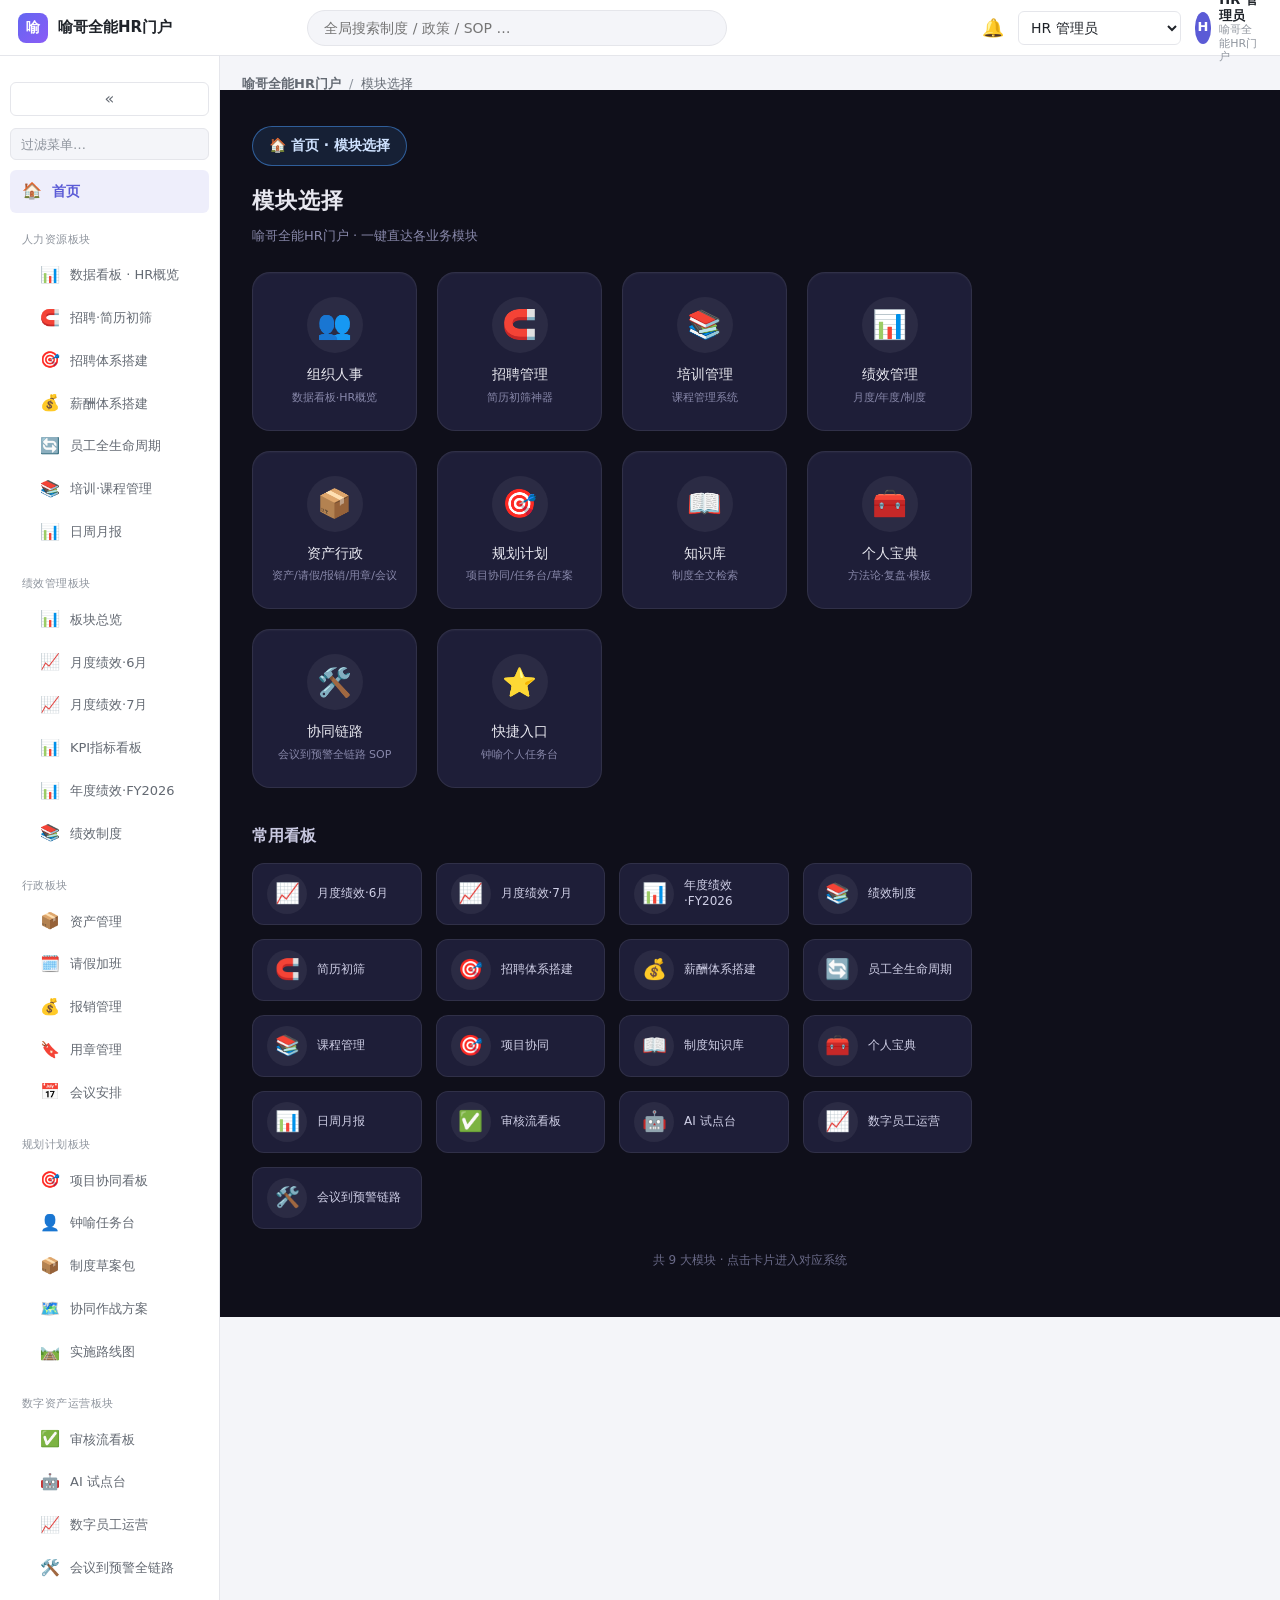
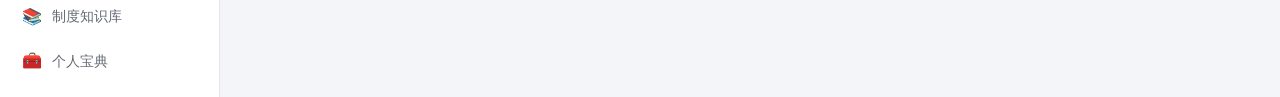
<file: index.html>
<!DOCTYPE html>
<html lang="zh-CN">
<head>
  <meta charset="utf-8" />
  <meta name="viewport" content="width=device-width, initial-scale=1, viewport-fit=cover" />
  <title>喻哥全能HR门户</title>
  <link rel="stylesheet" href="css/styles.css" />
</head>
<body>
  <div class="app-layout">
    <!-- 顶栏 -->
    <header class="topbar">
      <button class="menu-toggle" id="menu-toggle" aria-label="菜单">☰</button>
      <a class="brand" href="#/" title="返回模块选择首页">
        <span class="brand__logo">喻</span>
        <span class="brand__name">喻哥全能HR门户</span>
      </a>
      <div class="topbar__search">
        <input id="global-search" placeholder="全局搜索制度 / 政策 / SOP …" />
      </div>
      <div class="topbar__right">
        <span class="topbar__bell" title="消息">🔔</span>
        <select id="role-select" class="role-select" title="角色切换">
          <option value="HR">HR 管理员</option>
          <option value="负责人">部门负责人</option>
          <option value="员工">普通员工</option>
        </select>
        <div id="user-badge" class="user-badge"></div>
      </div>
    </header>

    <div class="app-body">
      <!-- 侧边栏 -->
      <aside class="sidebar" id="sidebar">
        <nav class="sidebar__nav" id="sidebar-nav"></nav>
      </aside>
      <div class="sidebar-mask" id="sidebar-mask"></div>

      <!-- 主内容 -->
      <main class="main">
        <div class="breadcrumb" id="breadcrumb"></div>
        <div class="view" id="view"></div>
      </main>
    </div>
  </div>

  <!-- 首屏核心三件套（其余模块脚本由 app.js 按路由懒加载，缩小首屏体积） -->
  <script defer src="js/utils.js"></script>
  <script defer src="js/module_selector.js"></script>
  <script defer src="js/app.js"></script>
</body>
</html>
</file>
<file: css/styles.css>
/* =========================================================================
 * styles.css — 喻哥全能HR门户（科技蓝紫 · 浅色主题）
 * 设计令牌见 system-design.md §9
 * ========================================================================= */
:root {
  --primary: #5B5BD6;
  --primary-grad: linear-gradient(135deg, #6366F1, #8B5CF6);
  --info: #2D8CF0;
  --success: #18A058;
  --warning: #F0A020;
  --error: #E5484D;
  --bg: #F4F5F9;
  --surface: #FFFFFF;
  --text-1: #1F2329;
  --text-2: #646A73;
  --text-3: #8F959E;
  --border: #E5E6EB;
  --radius: 8px;
  --radius-sm: 6px;
  --radius-tag: 4px;
  --shadow: 0 1px 4px rgba(0, 0, 0, 0.06);
  --shadow-md: 0 4px 16px rgba(31, 35, 41, 0.10);
  --sidebar-w: 220px;
  --topbar-h: 56px;
  --font: "PingFang SC", "Microsoft YaHei", "Inter", system-ui, -apple-system, "Segoe UI", Roboto, sans-serif;
}

* { box-sizing: border-box; }
html, body { margin: 0; padding: 0; }
body {
  font-family: var(--font);
  background: var(--bg);
  color: var(--text-1);
  font-size: 14px;
  line-height: 1.55;
  -webkit-font-smoothing: antialiased;
}
a { color: inherit; text-decoration: none; }
h1, h2, h3, h4 { margin: 0; font-weight: 700; }
button, input, select, textarea { font-family: inherit; font-size: 14px; }

/* ---------- 布局骨架 ---------- */
.app-layout { min-height: 100vh; display: flex; flex-direction: column; }
.app-body { display: flex; flex: 1; min-height: 0; }

/* ---------- 顶栏 ---------- */
.topbar {
  height: var(--topbar-h);
  background: var(--surface);
  border-bottom: 1px solid var(--border);
  display: flex; align-items: center; gap: 16px;
  padding: 0 18px; position: sticky; top: 0; z-index: 50;
}
.menu-toggle { display: none; background: none; border: 0; font-size: 22px; cursor: pointer; color: var(--text-2); }
.brand { display: flex; align-items: center; gap: 10px; font-weight: 700; text-decoration: none; color: inherit; cursor: pointer; transition: opacity .2s ease; }
.brand:hover { opacity: 0.82; }
.brand__logo {
  width: 30px; height: 30px; border-radius: 8px; background: var(--primary-grad);
  color: #fff; display: grid; place-items: center; font-weight: 800;
}
.brand__name { font-size: 15px; white-space: nowrap; }
.topbar__search { flex: 1; max-width: 420px; margin: 0 auto; }
.topbar__search input {
  width: 100%; height: 36px; border: 1px solid var(--border); border-radius: 18px;
  padding: 0 16px; background: var(--bg); color: var(--text-1); outline: none;
}
.topbar__search input:focus { border-color: var(--primary); background: #fff; }
.topbar__right { display: flex; align-items: center; gap: 14px; margin-left: auto; }
.topbar__bell { font-size: 18px; cursor: pointer; }
.role-select {
  height: 34px; border: 1px solid var(--border); border-radius: var(--radius-sm);
  padding: 0 8px; background: #fff; color: var(--text-1); cursor: pointer; outline: none;
}
.user-badge { display: flex; align-items: center; gap: 8px; }
.avatar {
  width: 32px; height: 32px; border-radius: 50%; background: var(--primary);
  color: #fff; display: grid; place-items: center; font-weight: 700; font-size: 13px;
}
.user-meta { display: flex; flex-direction: column; line-height: 1.2; }
.user-meta b { font-size: 13px; }
.user-meta small { color: var(--text-3); font-size: 11px; }

/* ---------- 侧边栏 ---------- */
.sidebar {
  width: var(--sidebar-w); flex-shrink: 0;
  background: var(--surface); border-right: 1px solid var(--border);
  padding: 14px 10px; overflow-y: auto;
}
.sidebar__nav { display: flex; flex-direction: column; gap: 2px; }
.nav-group { margin: 10px 0 4px; }
.nav-group__title { font-size: 11px; color: var(--text-3); padding: 6px 12px; letter-spacing: .04em; }
.nav-item {
  display: flex; align-items: center; gap: 10px; padding: 9px 12px; border-radius: var(--radius-sm);
  color: var(--text-2); cursor: pointer; font-weight: 500; transition: .15s;
}
.nav-item.sub { padding-left: 30px; font-size: 13px; }
.nav-item:hover { background: var(--bg); color: var(--text-1); }
.nav-item.active { background: rgba(91, 91, 214, 0.10); color: var(--primary); font-weight: 700; }
.nav-ico { font-size: 16px; }
.sidebar-mask { display: none; position: fixed; }

/* ---------- 主内容 ---------- */
.main { flex: 1; min-width: 0; padding: 18px 22px 40px; overflow-x: hidden; }
.breadcrumb { font-size: 13px; color: var(--text-2); margin-bottom: 14px; }
.crumb-root { font-weight: 600; color: var(--text-1); }
a.crumb-root { text-decoration: none; color: inherit; cursor: pointer; }
a.crumb-root:hover { color: var(--primary); }
.crumb-sep { margin: 0 8px; color: var(--text-3); }
.view { min-height: 200px; }

/* ---------- 通用控件 ---------- */
.btn {
  height: 34px; padding: 0 16px; border: 1px solid var(--border); border-radius: var(--radius-sm);
  background: #fff; color: var(--text-1); cursor: pointer; font-weight: 500; transition: .15s;
}
.btn:hover { border-color: var(--primary); color: var(--primary); }
.btn--primary { background: var(--primary); border-color: var(--primary); color: #fff; }
.btn--primary:hover { background: #4a4ac4; color: #fff; }
.btn--ghost { background: #fff; }
select, input[type="text"], input[type="date"], input[type="number"], textarea {
  height: 34px; border: 1px solid var(--border); border-radius: var(--radius-sm);
  padding: 0 10px; background: #fff; color: var(--text-1); outline: none; width: 100%;
}
textarea { height: auto; padding: 8px 10px; resize: vertical; }
select:focus, input:focus, textarea:focus { border-color: var(--primary); }

/* ---------- 筛选条 ---------- */
.filter-bar {
  display: flex; align-items: flex-end; gap: 14px; flex-wrap: wrap;
  background: var(--surface); border: 1px solid var(--border); border-radius: var(--radius);
  padding: 14px 16px; margin-bottom: 16px; box-shadow: var(--shadow);
}
.filter-item { display: flex; flex-direction: column; gap: 4px; }
.filter-item label { font-size: 12px; color: var(--text-2); }
.filter-item.grow { flex: 1; min-width: 180px; }
.filter-tip { font-size: 12px; color: var(--text-3); margin-left: auto; align-self: center; }

/* ---------- KPI 卡片 ---------- */
.kpi-row { display: grid; grid-template-columns: repeat(6, 1fr); gap: 14px; margin-bottom: 20px; }
.kpi-card {
  background: var(--surface); border: 1px solid var(--border); border-radius: var(--radius);
  padding: 14px 16px; box-shadow: var(--shadow);
}
.kpi__label { font-size: 12px; color: var(--text-2); margin-bottom: 8px; }
.kpi__value { font-size: 24px; font-weight: 800; color: var(--text-1); line-height: 1.1; }
.kpi__unit { font-size: 13px; font-weight: 600; color: var(--text-3); margin-left: 3px; }
.kpi__trend { display: inline-block; margin-top: 6px; font-size: 12px; font-weight: 600; }
.kpi__trend.up { color: var(--success); }
.kpi__trend.down { color: var(--error); }
.kpi__trend.flat { color: var(--text-3); }

/* ---------- 区块 / 面板 / 图表 ---------- */
.section { margin-bottom: 22px; }
.section__title { font-size: 16px; margin-bottom: 12px; padding-left: 10px; border-left: 4px solid var(--primary); }
.grid { display: grid; gap: 16px; }
.grid-3 { grid-template-columns: repeat(3, 1fr); }
.panel { background: var(--surface); border: 1px solid var(--border); border-radius: var(--radius); padding: 14px 16px; box-shadow: var(--shadow); }
.panel__title { font-size: 14px; font-weight: 700; margin-bottom: 10px; }
.chart { width: 100%; height: 300px; }

/* ---------- 页面头 / 演示提示 ---------- */
.page-head { display: flex; align-items: flex-start; justify-content: space-between; margin-bottom: 14px; gap: 12px; flex-wrap: wrap; }
.page-title { font-size: 20px; }
.demo-note { font-size: 12px; color: var(--text-3); margin-top: 4px; }
.demo-note::before { content: "🅘 "; }

/* ---------- Tabs ---------- */
.tabs, .tabs.sub { display: flex; gap: 4px; margin-bottom: 14px; border-bottom: 1px solid var(--border); }
.tab {
  background: none; border: 0; padding: 9px 16px; cursor: pointer; color: var(--text-2);
  font-weight: 600; border-bottom: 2px solid transparent; font-size: 14px;
}
.tab:hover { color: var(--primary); }
.tab.active { color: var(--primary); border-bottom-color: var(--primary); }
.tabs.sub { margin-top: 0; }

/* ---------- 表格 ---------- */
.table-wrap { overflow-x: auto; background: var(--surface); border: 1px solid var(--border); border-radius: var(--radius); box-shadow: var(--shadow); }
.table { width: 100%; border-collapse: collapse; font-size: 13px; min-width: 640px; }
.table th, .table td { padding: 11px 14px; text-align: left; border-bottom: 1px solid var(--border); white-space: nowrap; }
.table th { background: #FAFBFC; color: var(--text-2); font-weight: 600; font-size: 12px; }
.table tbody tr:hover { background: #FAFBFC; }
.empty-cell { text-align: center; color: var(--text-3); padding: 30px 0 !important; }
.ops { display: flex; gap: 10px; }
.link { background: none; border: 0; color: var(--primary); cursor: pointer; padding: 0; font-size: 13px; }
.link:hover { text-decoration: underline; }
.link--success { color: var(--success); }
.link--danger { color: var(--error); }
.muted { color: var(--text-3); }

/* ---------- 标签 ---------- */
.tag { display: inline-block; padding: 2px 9px; border-radius: var(--radius-tag); font-size: 12px; font-weight: 600; }
.tag--success { background: #E8F6EE; color: var(--success); }
.tag--warn { background: #FDF3E3; color: var(--warning); }
.tag--danger { background: #FCEBEC; color: var(--error); }
.tag--info { background: #E8F1FD; color: var(--info); }
.tag--muted { background: #F0F1F3; color: var(--text-3); }
.tag--primary { background: rgba(91,91,214,.12); color: var(--primary); }
.tag-row { display: flex; flex-wrap: wrap; gap: 5px; }

/* ---------- 表单 / 卡片表单 ---------- */
.form-card { max-width: 560px; background: var(--surface); border: 1px solid var(--border); border-radius: var(--radius); padding: 18px 20px; box-shadow: var(--shadow); margin-bottom: 16px; }
.form-card h4 { font-size: 15px; margin-bottom: 14px; }
.inline-form { display: flex; flex-direction: column; gap: 14px; }
.form-row { display: flex; flex-direction: column; gap: 5px; }
.form-row label { font-size: 13px; color: var(--text-2); font-weight: 500; }
.req { color: var(--error); }
.form-hint { font-size: 12px; color: var(--text-3); }
.form-err { font-size: 12px; color: var(--error); min-height: 14px; }
.toolbar-right { display: flex; justify-content: flex-end; margin-bottom: 12px; }

/* ---------- 弹窗 ---------- */
.modal-overlay {
  position: fixed; inset: 0; background: rgba(31,35,41,.45); display: grid; place-items: center;
  z-index: 9000; padding: 18px;
}
.modal-panel { background: #fff; border-radius: 10px; width: 440px; max-width: 100%; max-height: 90vh; overflow: auto; box-shadow: var(--shadow-md); }
.modal-panel--wide { width: 760px; }
.modal-head { display: flex; justify-content: space-between; align-items: center; padding: 14px 18px; border-bottom: 1px solid var(--border); font-weight: 700; }
.modal-close { background: none; border: 0; font-size: 22px; cursor: pointer; color: var(--text-3); line-height: 1; }
.modal-body { padding: 16px 18px; }
.modal-body .form-row { margin-bottom: 14px; }
.modal-foot { display: flex; justify-content: flex-end; gap: 10px; padding: 12px 18px; border-top: 1px solid var(--border); }

/* ---------- 知识库：门户 ---------- */
.wiki-hero { background: var(--primary-grad); border-radius: 12px; padding: 30px 28px; color: #fff; margin-bottom: 22px; }
.wiki-hero__title { font-size: 24px; font-weight: 800; margin-bottom: 16px; }
.wiki-search { display: flex; gap: 10px; max-width: 560px; }
.wiki-search input { height: 42px; border-radius: 21px; border: 0; padding: 0 18px; }
.wiki-search .btn { height: 42px; border-radius: 21px; }
.wiki-search.small input { height: 36px; border: 1px solid var(--border); border-radius: var(--radius-sm); background: #fff; }
.wiki-search.small .btn { height: 36px; }
.cat-grid { display: grid; grid-template-columns: repeat(4, 1fr); gap: 16px; }
.cat-card { background: var(--surface); border: 1px solid var(--border); border-radius: var(--radius); padding: 20px 18px; box-shadow: var(--shadow); transition: .15s; }
.cat-card:hover { transform: translateY(-3px); box-shadow: var(--shadow-md); border-color: var(--primary); }
.cat-card__name { font-size: 16px; font-weight: 700; margin-bottom: 6px; }
.cat-card__count { font-size: 13px; color: var(--text-3); }
.wiki-cols { display: grid; grid-template-columns: 1fr 1fr; gap: 20px; }
.kb-list { display: flex; flex-direction: column; gap: 12px; }
.kb-card { background: var(--surface); border: 1px solid var(--border); border-radius: var(--radius); padding: 14px 16px; box-shadow: var(--shadow); transition: .15s; }
.kb-card:hover { border-color: var(--primary); transform: translateY(-2px); }
.kb-card__cat { font-size: 12px; color: var(--primary); font-weight: 600; margin-bottom: 4px; }
.kb-card__title { font-size: 15px; font-weight: 700; margin-bottom: 6px; }
.kb-card__summary { font-size: 13px; color: var(--text-2); margin-bottom: 10px; }
.kb-card__meta { display: flex; justify-content: space-between; align-items: center; font-size: 12px; color: var(--text-3); gap: 8px; flex-wrap: wrap; }

/* ---------- 知识库：列表 ---------- */
.wiki-list-head { display: flex; align-items: center; justify-content: space-between; gap: 16px; margin-bottom: 16px; flex-wrap: wrap; }
.wiki-list-layout { display: flex; gap: 20px; align-items: flex-start; }
.wiki-cats { width: 180px; flex-shrink: 0; display: flex; flex-direction: column; gap: 2px; background: var(--surface); border: 1px solid var(--border); border-radius: var(--radius); padding: 10px; box-shadow: var(--shadow); }
.cat-link { padding: 8px 12px; border-radius: var(--radius-sm); cursor: pointer; color: var(--text-2); font-weight: 500; }
.cat-link:hover { background: var(--bg); color: var(--text-1); }
.cat-link.active { background: rgba(91,91,214,.10); color: var(--primary); font-weight: 700; }
.wiki-results { flex: 1; min-width: 0; }
.empty-box { padding: 50px; text-align: center; color: var(--text-3); background: var(--surface); border: 1px dashed var(--border); border-radius: var(--radius); }

/* ---------- 知识库：文章详情 ---------- */
.article-layout { display: flex; gap: 22px; align-items: flex-start; }
.article-main { flex: 1; min-width: 0; background: var(--surface); border: 1px solid var(--border); border-radius: var(--radius); padding: 22px 26px; box-shadow: var(--shadow); }
.article-head { margin-bottom: 16px; }
.article-title { font-size: 24px; margin: 10px 0; }
.article-meta { font-size: 12px; color: var(--text-3); margin-bottom: 8px; }
.article-summary { background: var(--bg); border-radius: var(--radius-sm); padding: 10px 12px; color: var(--text-2); font-size: 13px; }
.article-body { font-size: 14px; line-height: 1.75; color: var(--text-1); }
.article-body h1 { font-size: 22px; margin: 22px 0 12px; }
.article-body h2 { font-size: 18px; margin: 22px 0 10px; padding-bottom: 6px; border-bottom: 1px solid var(--border); }
.article-body h3 { font-size: 15px; margin: 16px 0 8px; }
.article-body p { margin: 10px 0; }
.article-body ul, .article-body ol { padding-left: 22px; margin: 10px 0; }
.article-body li { margin: 4px 0; }
.article-body table { border-collapse: collapse; width: 100%; margin: 14px 0; font-size: 13px; }
.article-body th, .article-body td { border: 1px solid var(--border); padding: 8px 10px; text-align: left; }
.article-body th { background: #FAFBFC; }
.article-body blockquote { margin: 12px 0; padding: 8px 14px; border-left: 3px solid var(--primary); background: var(--bg); color: var(--text-2); }
.article-side { width: 240px; flex-shrink: 0; position: sticky; top: 74px; }
.toc { background: var(--surface); border: 1px solid var(--border); border-radius: var(--radius); padding: 14px 16px; box-shadow: var(--shadow); margin-bottom: 16px; }
.toc__title { font-weight: 700; font-size: 13px; margin-bottom: 10px; }
.toc__item { display: block; padding: 5px 0; color: var(--text-2); font-size: 13px; cursor: pointer; }
.toc__item:hover { color: var(--primary); }
.toc__item.lvl3 { padding-left: 14px; font-size: 12px; }
.toc__item.active { color: var(--primary); font-weight: 700; }
.related { background: var(--surface); border: 1px solid var(--border); border-radius: var(--radius); padding: 14px 16px; box-shadow: var(--shadow); }
.related__title { font-weight: 700; font-size: 13px; margin-bottom: 10px; }
.related__item { display: block; padding: 7px 0; color: var(--text-2); font-size: 13px; cursor: pointer; border-bottom: 1px dashed var(--border); }
.related__item:last-child { border-bottom: 0; }
.related__item:hover { color: var(--primary); }

/* ---------- 会议安排 ---------- */
.meeting-layout { display: flex; gap: 20px; align-items: flex-start; }
.meeting-left { width: 280px; flex-shrink: 0; }
.meeting-right { flex: 1; min-width: 0; }
.room-list { display: flex; flex-direction: column; gap: 12px; }
.room-card { background: var(--surface); border: 1px solid var(--border); border-radius: var(--radius); padding: 14px 16px; box-shadow: var(--shadow); }
.room-card__name { font-weight: 700; font-size: 15px; }
.room-card__cap { font-size: 12px; color: var(--text-3); margin: 4px 0 8px; }
.week-cal { display: grid; grid-template-columns: repeat(7, 1fr); gap: 8px; }
.week-day { background: var(--surface); border: 1px solid var(--border); border-radius: var(--radius); padding: 8px; min-height: 150px; }
.week-day__head { font-size: 12px; font-weight: 700; text-align: center; margin-bottom: 8px; }
.week-day__head span { color: var(--text-3); font-weight: 500; }
.week-day__body { display: flex; flex-direction: column; gap: 6px; }
.meet-chip { background: rgba(91,91,214,.08); border-left: 3px solid var(--primary); border-radius: 4px; padding: 5px 7px; font-size: 12px; }
.meet-chip b { display: block; font-size: 12px; }
.meet-chip span { color: var(--text-3); font-size: 11px; }

/* ---------- 响应式 ---------- */
@media (max-width: 1199px) {
  .kpi-row { grid-template-columns: repeat(3, 1fr); }
  .grid-3 { grid-template-columns: repeat(2, 1fr); }
  .cat-grid { grid-template-columns: repeat(2, 1fr); }
}
@media (max-width: 767px) {
  .menu-toggle { display: block; }
  .brand__name { display: none; }
  .topbar__search { display: none; }
  .user-meta { display: none; }
  .kpi-row { grid-template-columns: repeat(2, 1fr); }
  .grid-3 { grid-template-columns: 1fr; }
  .cat-grid { grid-template-columns: 1fr; }
  .wiki-cols { grid-template-columns: 1fr; }
  .wiki-list-layout { flex-direction: column; }
  .wiki-cats { width: 100%; flex-direction: row; flex-wrap: wrap; }
  .article-layout { flex-direction: column; }
  .article-side { width: 100%; position: static; }
  .meeting-layout { flex-direction: column; }
  .meeting-left { width: 100%; }
  .week-cal { grid-template-columns: repeat(2, 1fr); }
  .main { padding: 14px 12px 32px; }
  /* 侧栏抽屉化 */
  .sidebar {
    position: fixed; top: var(--topbar-h); bottom: 0; left: 0; z-index: 80;
    transform: translateX(-100%); transition: transform .2s; box-shadow: var(--shadow-md);
  }
  body.sidebar-open .sidebar { transform: translateX(0); }
  .sidebar-mask {
    display: none; position: fixed; inset: var(--topbar-h) 0 0 0; background: rgba(0,0,0,.3); z-index: 70;
  }
  body.sidebar-open .sidebar-mask { display: block; }
}

/* ---------- 侧栏增强：过滤框 + 折叠按钮 ---------- */
.nav-item.hidden, .nav-group.hidden { display: none; }
.sidebar-filter { width:100%; height:32px; margin-bottom:10px; border:1px solid var(--border); border-radius:var(--radius-sm); padding:0 10px; background:var(--bg); color:var(--text-1); font-size:13px; outline:none; box-sizing:border-box; }
.sidebar-filter:focus { border-color: var(--primary); background:#fff; }
.sidebar-filter::placeholder { color: var(--text-3); }
.sidebar-collapse { width:100%; height:34px; margin:12px 0; border:1px solid var(--border); border-radius:var(--radius-sm); background:var(--surface); color:var(--text-2); cursor:pointer; font-size:16px; line-height:1; transition:.15s; }
.sidebar-collapse:hover { border-color: var(--primary); color: var(--primary); }
@media (min-width:768px){
  body.sidebar-collapsed .sidebar { width:64px; padding-left:8px; padding-right:8px; }
  body.sidebar-collapsed .sidebar-filter { display:none; }
  body.sidebar-collapsed .nav-group__title { display:none; }
  body.sidebar-collapsed .nav-item { font-size:0; justify-content:center; gap:0; padding-left:0; padding-right:0; }
  body.sidebar-collapsed .nav-item.sub { padding-left:0; }
  body.sidebar-collapsed .nav-ico { font-size:16px; }
  body.sidebar-collapsed .sidebar-collapse { font-size:16px; }
}
</file>
